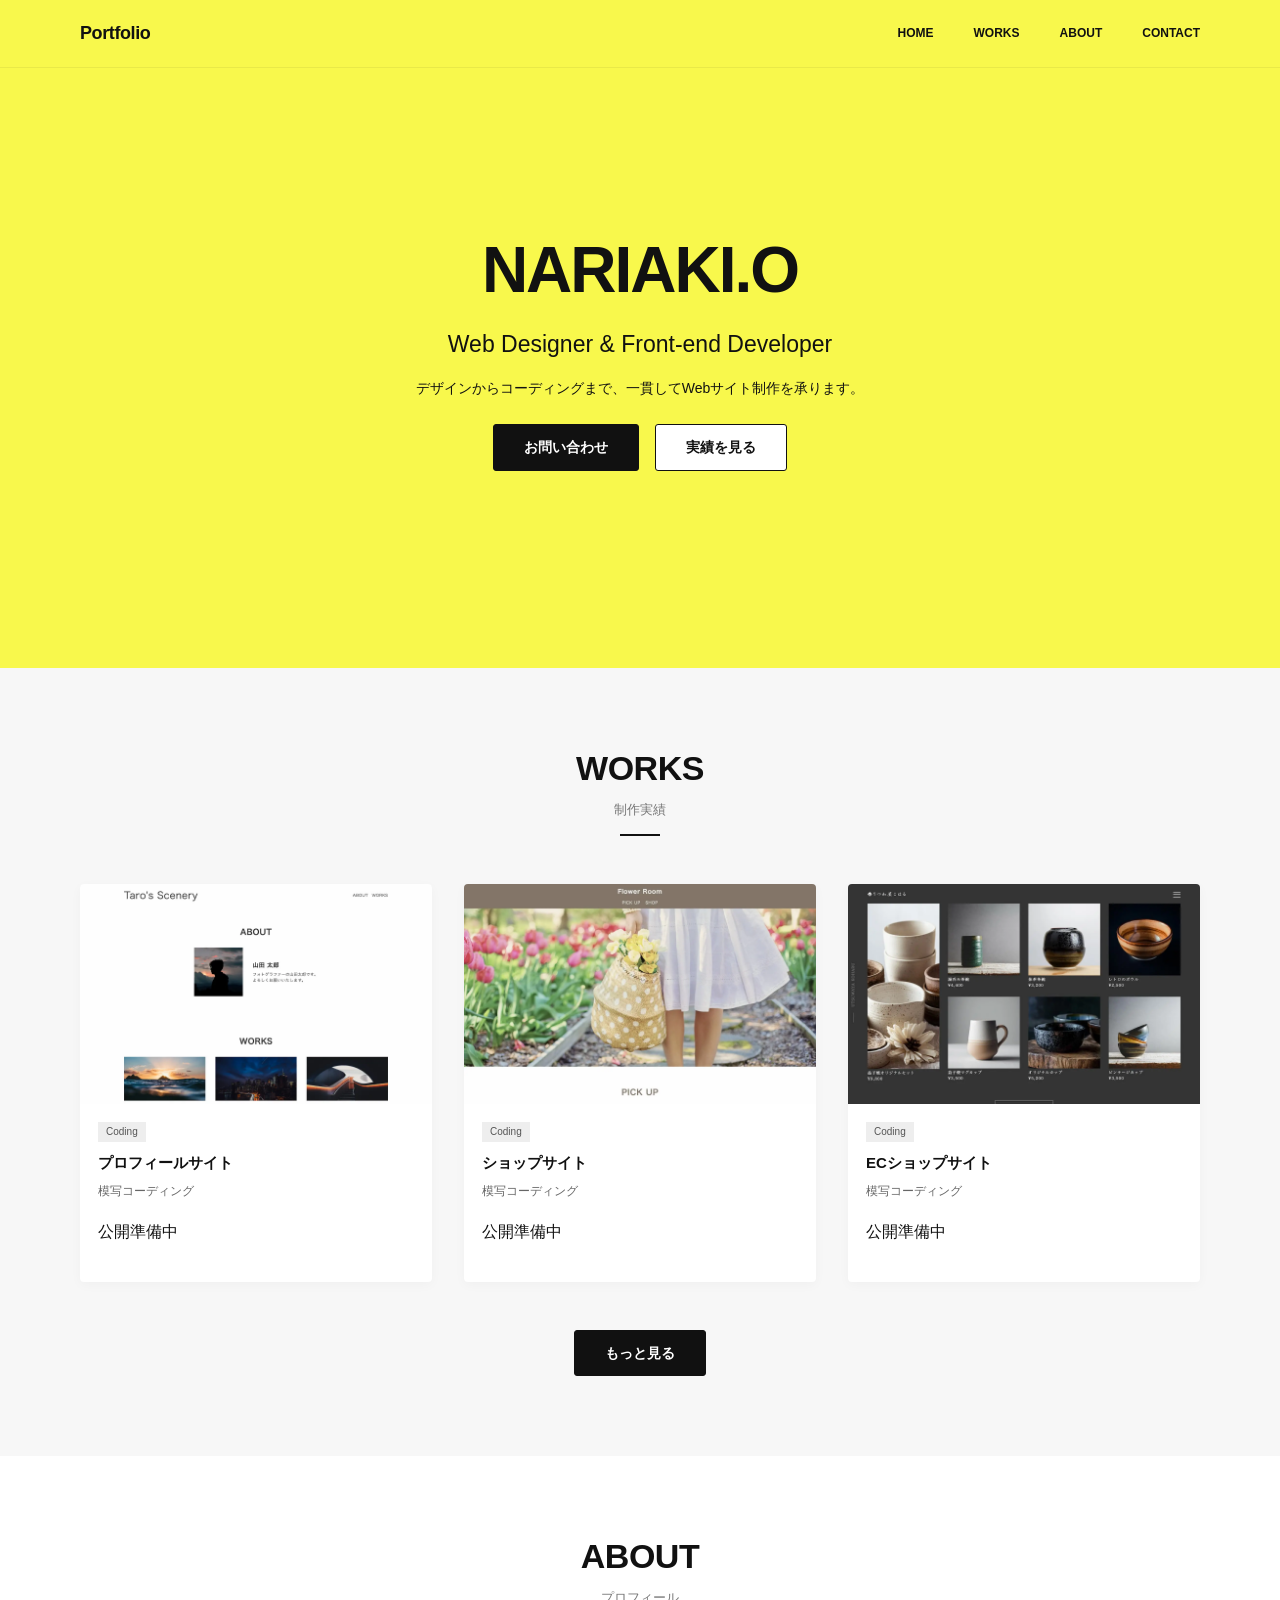
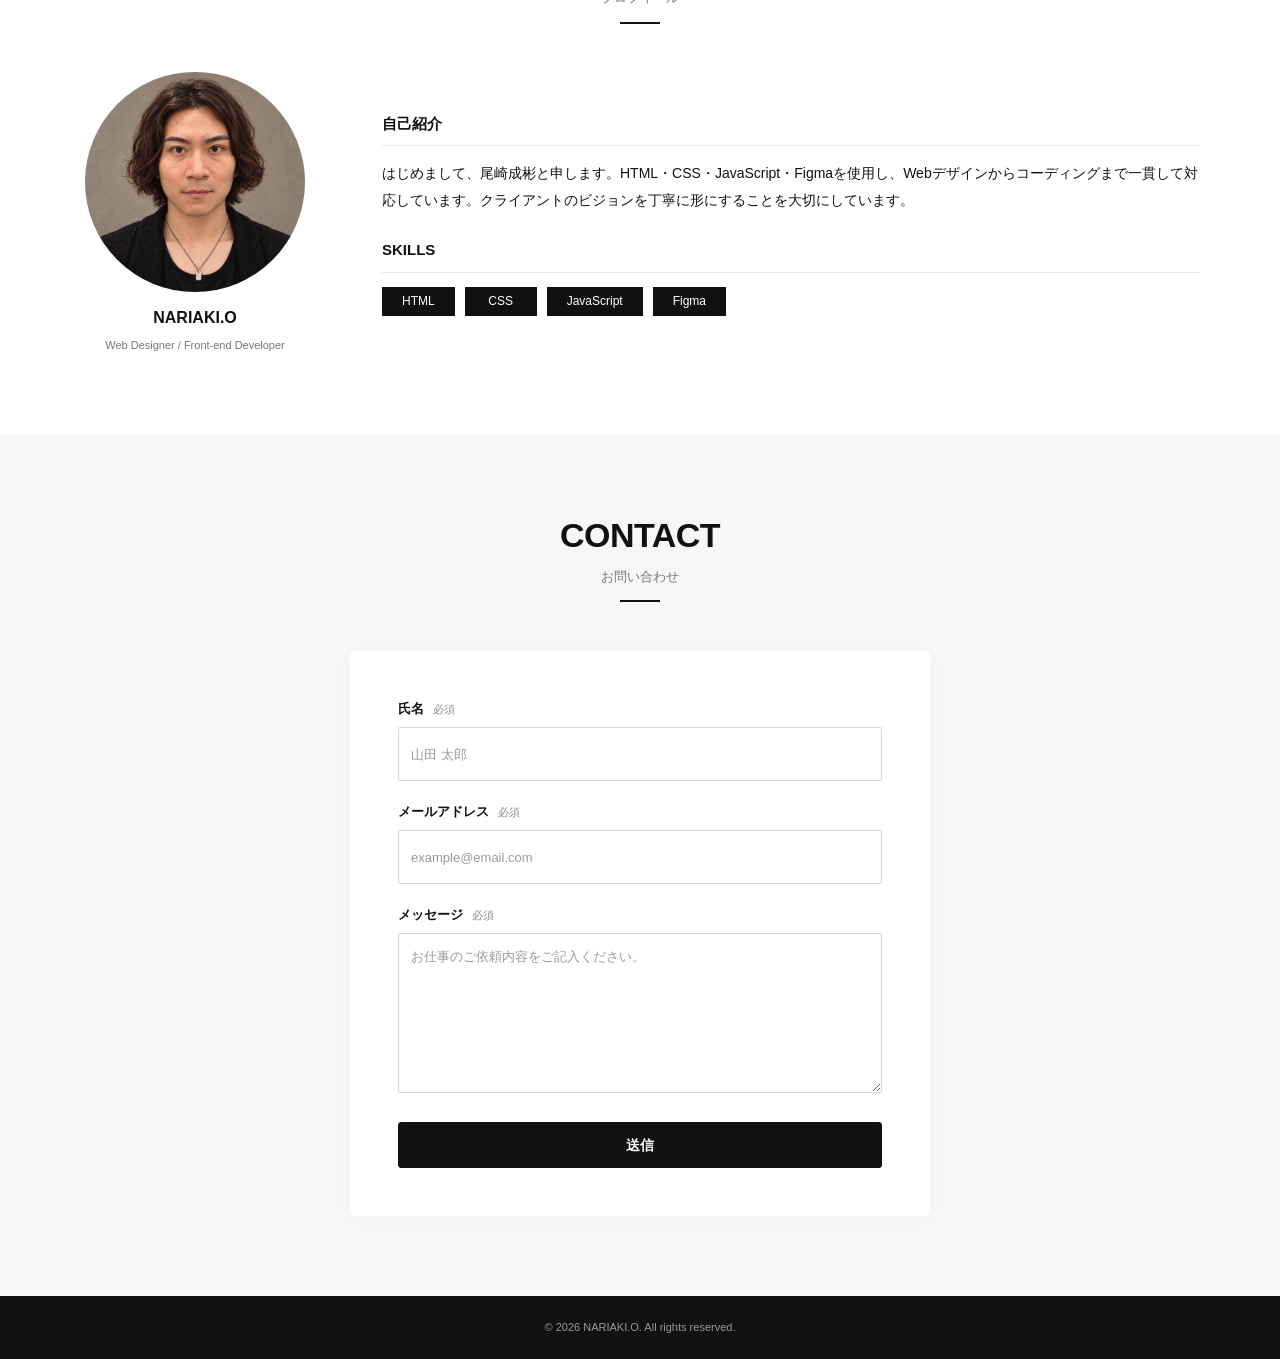
<file: index.html>
<!DOCTYPE html>
<html lang="ja">

<head>
    <meta charset="UTF-8">
    <meta name="viewport" content="width=device-width,initial-scale=1">
    <meta name="description" content="NARIAKI.OのWeb制作ポートフォリオ。制作実績、プロフィール、スキルをご紹介します。">
    <title>
        NARIAKI.O | Portfolio
    </title>
    <link rel="icon" type="image/png" href="images/favicon.png">
    <link rel="stylesheet" href="css/style.css">
    <script src="js/main.js" defer>
    </script>
    <link rel="sitemap" type="application/xml" href="sitemap.xml">
</head>

<body>
    <a class="skip-link" href="#main">
        本文へスキップ
    </a>
    <header class="site-header home-header">
        <div class="container header-inner">
            <a class="brand" href="index.html" aria-label="Portfolio トップページ">
                Portfolio
            </a>
            <nav class="desktop-nav" aria-label="メインナビゲーション">
                <a href="index.html" aria-current="page">
                    HOME
                </a>
                <a href="works.html">
                    WORKS
                </a>
                <a href="index.html#about">
                    ABOUT
                </a>
                <a href="index.html#contact">
                    CONTACT
                </a>
            </nav>
            <button class="menu-toggle" type="button" aria-label="メニューを開く" aria-controls="mobile-menu"
                aria-expanded="false">
                <span class="menu-bars" aria-hidden="true">
                </span>
            </button>
        </div>
    </header>
    <div id="mobile-menu" class="mobile-menu" role="dialog" aria-modal="true" aria-label="ナビゲーションメニュー" hidden>
        <button class="menu-close" aria-label="メニューを閉じる" type="button">
            ×
        </button>
        <nav aria-label="スマートフォンナビゲーション">
            <a href="index.html">
                HOME
            </a>
            <a href="works.html">
                WORKS
            </a>
            <a href="index.html#about">
                ABOUT
            </a>
            <a href="index.html#contact">
                CONTACT
            </a>
        </nav>
    </div>
    <main id="main">
        <section class="hero" aria-labelledby="hero-title">
            <div class="hero-inner">
                <h1 id="hero-title">
                    NARIAKI.O
                </h1>
                <p class="role">
                    Web Designer
                    &amp;
                    Front-end Developer
                </p>
                <p class="lead">
                    デザインからコーディングまで、一貫してWebサイト制作を承ります。
                </p>
                <div class="hero-actions">
                    <a class="button" href="#contact">
                        お問い合わせ
                    </a>
                    <a class="button secondary" href="#works">
                        実績を見る
                    </a>
                </div>
            </div>
        </section>
        <section class="section works-section" id="works" aria-labelledby="works-title">
            <div class="container">
                <div class="section-heading">
                    <h2 id="works-title">
                        WORKS
                    </h2>
                    <p>
                        制作実績
                    </p>
                </div>
                <div class="work-grid">
                    
                    <article class="work-card">
                        <div class="work-art">
                            <img src="images/work-taro.webp" alt="フォトグラファーポートフォリオの制作画面" width="1440" height="900"
                                loading="lazy">
                        </div>

                        <div class="work-body">
                            <div class="tags">
                                <span class="tag">Coding</span>
                            </div>
                            <h3>プロフィールサイト</h3>
                            <p class="work-type">模写コーディング</p>
                            <p class="work-status">公開準備中</p>
                        </div>
                    </article>
                    
                    <article class="work-card">
                        <div class="work-art">
                            <img src="images/work-flower.webp" alt="Flower Roomの制作画面" width="1440" height="900">
                        </div>

                        <div class="work-body">
                            <div class="tags">
                                <span class="tag">Coding</span>
                            </div>
                            <h3>ショップサイト</h3>
                            <p class="work-type">模写コーディング</p>
                            <p class="work-status">公開準備中</p>
                        </div>
                    </article>
                    
                    <article class="work-card">
                        <div class="work-art">
                            <img src="images/work-koharu.webp" alt="インテリア・生活雑貨サイトの制作画面" width="1440" height="900"
                                loading="lazy">
                        </div>

                        <div class="work-body">
                            <div class="tags">
                                <span class="tag">Coding</span>
                            </div>
                            <h3>ECショップサイト</h3>
                            <p class="work-type">模写コーディング</p>
                            <p class="work-status">公開準備中</p>
                        </div>
                    </article>
                </div>
                <div class="more">
                    <a class="button" href="works.html">
                        もっと見る
                    </a>
                </div>
            </div>
        </section>
        <section class="section about-section" id="about" aria-labelledby="about-title">
            <div class="container">
                <div class="section-heading">
                    <h2 id="about-title">
                        ABOUT
                    </h2>
                    <p>
                        プロフィール
                    </p>
                </div>
                <div class="about-grid">
                    <div class="profile">
                        <img src="images/profile.png" width="160" height="160" alt="NARIAKI.Oのプロフィールアバター"
                            loading="lazy">
                        <h3>
                            NARIAKI.O
                        </h3>
                        <p>
                            Web Designer / Front-end Developer
                        </p>
                    </div>
                    <div class="about-copy">
                        <h3>
                            自己紹介
                        </h3>
                        <p>
                            はじめまして、尾崎成彬と申します。HTML・CSS・JavaScript・Figmaを使用し、Webデザインからコーディングまで一貫して対応しています。クライアントのビジョンを丁寧に形にすることを大切にしています。
                        </p>
                        <h3>
                            SKILLS
                        </h3>
                        <ul class="skills" aria-label="使用スキル">
                            <li>
                                HTML
                            </li>
                            <li>
                                CSS
                            </li>
                            <li>
                                JavaScript
                            </li>
                            <li>
                                Figma
                            </li>
                        </ul>
                    </div>
                </div>
            </div>
        </section>
        <section class="section contact-section" id="contact" aria-labelledby="contact-title">
            <div class="container">
                <div class="section-heading">
                    <h2 id="contact-title">
                        CONTACT
                    </h2>
                    <p>
                        お問い合わせ
                    </p>
                </div>
                
                <form class="contact-form" method="post" action="https://formspree.io/f/mppperba">
                    <div class="field">
                        <label for="name">
                            氏名
                            <span class="required">
                                必須
                            </span>
                        </label>
                        <input type="text" id="name" name="name" autocomplete="name" required maxlength="100" placeholder="山田 太郎">
                    </div>
                    <div class="field">
                        <label for="email">
                            メールアドレス
                            <span class="required">
                                必須
                            </span>
                        </label>
                        <input id="email" name="email" type="email" autocomplete="email" required maxlength="254"
                            placeholder="example@email.com">
                    </div>
                    <div class="field">
                        <label for="message">
                            メッセージ
                            <span class="required">
                                必須
                            </span>
                        </label>
                        <textarea id="message" name="message" required maxlength="5000"
                            placeholder="お仕事のご依頼内容をご記入ください。"></textarea>
                    </div>
                    <button class="button" type="submit">
                        送信
                    </button>
                </form>
            </div>
        </section>
    </main>
    <footer class="site-footer">
        © 2026 NARIAKI.O. All rights reserved.
    </footer>
</body>

</html>
</file>
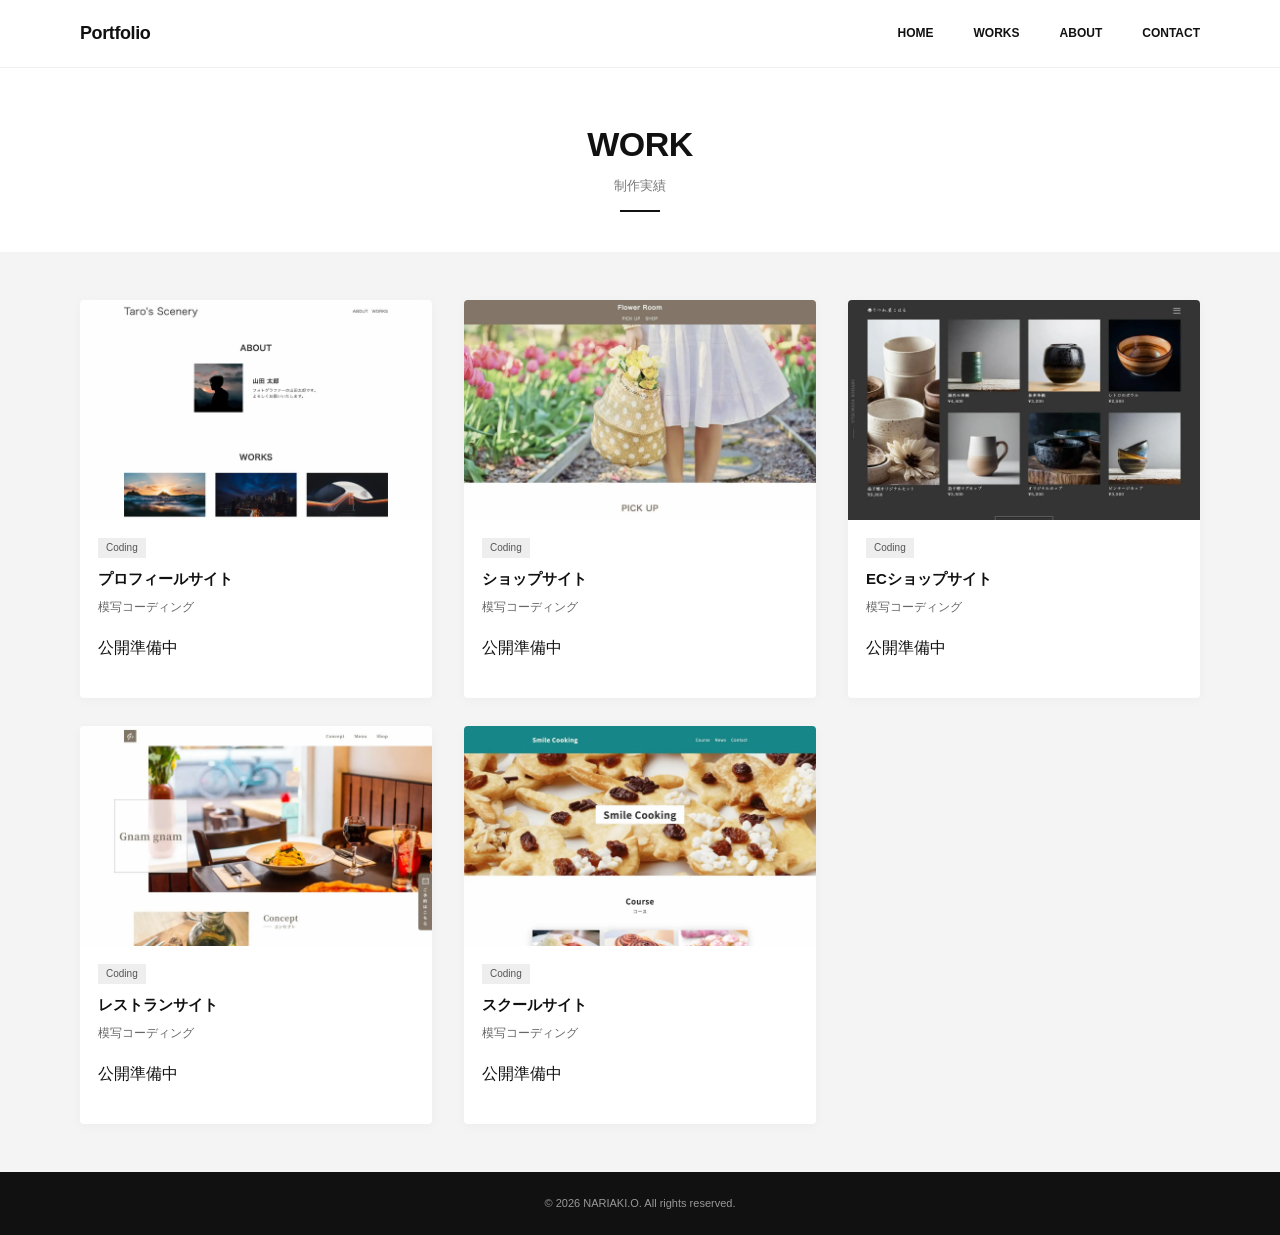
<file: works.html>
<!DOCTYPE html>
<html lang="ja">

<head>
    <meta charset="UTF-8">
    <meta name="viewport" content="width=device-width,initial-scale=1">
    <meta name="description" content="NARIAKI.OのWeb制作ポートフォリオ。制作実績、プロフィール、スキルをご紹介します。">
    <title>
        制作実績 | NARIAKI.O
    </title>
    <link rel="icon" type="image/png" href="images/favicon.png">
    <link rel="stylesheet" href="css/style.css">
    <script src="js/main.js" defer>
    </script>
</head>

<body>
    <a class="skip-link" href="#main">
        本文へスキップ
    </a>
    <header class="site-header ">
        <div class="container header-inner">
            <a class="brand" href="index.html" aria-label="Portfolio トップページ">
                Portfolio
            </a>
            <nav class="desktop-nav" aria-label="メインナビゲーション">
                <a href="index.html">
                    HOME
                </a>
                <a href="works.html" aria-current="page">
                    WORKS
                </a>
                <a href="index.html#about">
                    ABOUT
                </a>
                <a href="index.html#contact">
                    CONTACT
                </a>
            </nav>
            <button class="menu-toggle" type="button" aria-label="メニューを開く" aria-controls="mobile-menu"
                aria-expanded="false">
                <span class="menu-bars" aria-hidden="true">
                </span>
            </button>
        </div>
    </header>
    <div id="mobile-menu" class="mobile-menu" role="dialog" aria-modal="true" aria-label="ナビゲーションメニュー" hidden>
        <button class="menu-close" aria-label="メニューを閉じる" type="button">
            ×
        </button>
        <nav aria-label="スマートフォンナビゲーション">
            <a href="index.html">
                HOME
            </a>
            <a href="works.html">
                WORKS
            </a>
            <a href="index.html#about">
                ABOUT
            </a>
            <a href="index.html#contact">
                CONTACT
            </a>
        </nav>
    </div>
    <div class="footer-spacer">
        <main id="main">
            <section class="listing-title">
                <div class="section-heading">
                    <h1>
                        WORK
                    </h1>
                    <p>
                        制作実績
                    </p>
                </div>
            </section>
            <section class="listing-main" aria-label="制作実績一覧">
                <div class="container">
                    <div class="work-grid">
                        
                        <article class="work-card">
                            <div class="work-art">
                                <img src="images/work-taro.webp" alt="フォトグラファーポートフォリオの制作画面" width="1440" height="900"
                                    loading="lazy">
                            </div>

                            <div class="work-body">
                                <div class="tags">
                                    <span class="tag">Coding</span>
                                </div>
                                <h3>プロフィールサイト</h3>
                                <p class="work-type">模写コーディング</p>
                                <p class="work-status">公開準備中</p>
                            </div>
                        </article>
                        
                        <article class="work-card">
                            <div class="work-art">
                                <img src="images/work-flower.webp" alt="Flower Roomの制作画面" width="1440" height="900">
                            </div>

                            <div class="work-body">
                                <div class="tags">
                                    <span class="tag">Coding</span>
                                </div>
                                <h3>ショップサイト</h3>
                                <p class="work-type">模写コーディング</p>
                                <p class="work-status">公開準備中</p>
                            </div>
                        </article>
                        
                        <article class="work-card">
                            <div class="work-art">
                                <img src="images/work-koharu.webp" alt="インテリア・生活雑貨サイトの制作画面" width="1440" height="900"
                                    loading="lazy">
                            </div>

                            <div class="work-body">
                                <div class="tags">
                                    <span class="tag">Coding</span>
                                </div>
                                <h3>ECショップサイト</h3>
                                <p class="work-type">模写コーディング</p>
                                <p class="work-status">公開準備中</p>
                            </div>
                        </article>
                        
                        <article class="work-card">
                            <div class="work-art">
                                <img src="images/work-gnam-gnam.webp" alt="レストランサイトの制作画面" width="1440" height="900"
                                    loading="lazy">
                            </div>

                            <div class="work-body">
                                <div class="tags">
                                    <span class="tag">Coding</span>
                                </div>
                                <h3>レストランサイト</h3>
                                <p class="work-type">模写コーディング</p>
                                <p class="work-status">公開準備中</p>
                            </div>
                        </article>
                        
                        <article class="work-card">
                            <div class="work-art">
                                <img src="images/work-course.webp" alt="スクールサイトの制作画面" width="1440" height="900"
                                    loading="lazy">
                            </div>

                            <div class="work-body">
                                <div class="tags">
                                    <span class="tag">Coding</span>
                                </div>
                                <h3>スクールサイト</h3>
                                <p class="work-type">模写コーディング</p>
                                <p class="work-status">公開準備中</p>
                            </div>
                        </article>
                    </div>
                </div>
            </section>
        </main>
        <footer class="site-footer">
            © 2026 NARIAKI.O. All rights reserved.
        </footer>
    </div>
</body>

</html>
</file>
<file: css/style.css>
/* 共通設定 */
:root {
    --yellow: #f8f84c;
    --ink: #111;
    --muted: #777;
    --surface: #f7f7f7;
    --line: #e8e8e8;
}

* {
    box-sizing: border-box;
}

html {
    scroll-behavior: smooth;
    scroll-padding-top: 72px;
}

body {
    margin: 0;
    color: var(--ink);
    font-family: Arial, 'Hiragino Kaku Gothic ProN', 'Noto Sans JP', Meiryo, sans-serif;
    font-size: 16px;
    line-height: 1.75;
}

body.menu-open {
    overflow: hidden;
}

a {
    color: inherit;
    text-decoration: none;
}

button,
input,
textarea {
    font: inherit;
}

button,
a,
input,
textarea {
    -webkit-tap-highlight-color: transparent;
}

button {
    cursor: pointer;
}

a:focus-visible,
button:focus-visible,
input:focus-visible,
textarea:focus-visible {
    outline: 3px solid #4269d7;
    outline-offset: 5px;
}

.skip-link {
    position: absolute;
    left: 16px;
    top: -100px;
    background: white;
    padding: 10px;
    z-index: 300;
}

.skip-link:focus {
    top: 8px;
}

.container {
    width: min(1120px, calc(100% - 96px));
    margin-inline: auto;
}

/* ヘッダーとスマホメニュー */
.site-header {
    position: sticky;
    top: 0;
    z-index: 100;
    height: 68px;
    background: white;
    border-bottom: 1px solid rgba(0, 0, 0, .06);
}

.home-header {
    background: var(--yellow);
}

.header-inner {
    height: 100%;
    display: flex;
    align-items: center;
    justify-content: space-between;
}

.brand {
    font-weight: 700;
    font-size: 18px;
    letter-spacing: -.4px;
}

.desktop-nav {
    display: flex;
    gap: 40px;
    align-items: center;
}

.desktop-nav a {
    font-size: 12px;
    font-weight: 700;
}

.desktop-nav a:hover {
    text-decoration: underline;
    text-underline-offset: 6px;
}

.menu-toggle {
    display: none;
    border: 0;
    background: none;
    width: 44px;
    height: 44px;
    align-items: center;
    justify-content: center;
}

.menu-bars,
.menu-bars:before,
.menu-bars:after {
    display: block;
    width: 22px;
    height: 2px;
    background: var(--ink);
    position: relative;
}

.menu-bars:before,
.menu-bars:after {
    content: '';
    position: absolute;
    left: 0;
}

.menu-bars:before {
    top: -6px;
}

.menu-bars:after {
    top: 6px;
}

.mobile-menu[hidden] {
    display: none;
}

.mobile-menu {
    position: fixed;
    inset: 0;
    overflow-y: auto;
    background: white;
    z-index: 200;
    padding: 80px 28px 40px;
}

.menu-close {
    position: absolute;
    right: 20px;
    top: 12px;
    width: 44px;
    height: 44px;
    border: 0;
    background: transparent;
    font-size: 36px;
    line-height: 1;
}

.mobile-menu nav {
    display: flex;
    flex-direction: column;
    align-items: flex-end;
    gap: 32px;
}

.mobile-menu nav a {
    font-size: 15px;
    font-weight: 700;
}

/* トップのメインビジュアル */
.hero {
    background: var(--yellow);
    min-height: 600px;
    display: flex;
    align-items: center;
    text-align: center;
    padding: 100px 24px 130px;
}

.hero-inner {
    margin: auto;
}

.hero h1 {
    font-size: 64px;
    line-height: 1.1;
    letter-spacing: -2px;
    margin: 0 0 18px;
    font-weight: 750;
}

.hero .role {
    font-size: 23px;
    margin: 0 0 12px;
}

.hero .lead {
    font-size: 14px;
    margin: 0 0 24px;
}

.hero-actions {
    display: flex;
    justify-content: center;
    gap: 16px;
}

.button {
    display: inline-flex;
    min-height: 46px;
    align-items: center;
    justify-content: center;
    padding: 10px 30px;
    background: var(--ink);
    color: #fff;
    border: 1px solid var(--ink);
    border-radius: 3px;
    font-size: 14px;
    font-weight: 700;
    text-align: center;
    transition: background .2s, transform .2s;
}

.button:hover {
    background: #333;
    transform: translateY(-1px);
}

.button.secondary {
    background: white;
    color: var(--ink);
}

.button.secondary:hover {
    background: #eee;
}

/* 各セクションと制作実績 */
.section {
    padding: 80px 0;
}

.section-heading {
    text-align: center;
    margin-bottom: 48px;
}

.section-heading h2,
.section-heading h1 {
    font-size: 34px;
    line-height: 1.2;
    margin: 0 0 10px;
    letter-spacing: -.5px;
}

.section-heading p {
    font-size: 13px;
    color: var(--muted);
    margin: 0;
}

.section-heading:after {
    content: '';
    display: block;
    width: 40px;
    height: 2px;
    background: var(--ink);
    margin: 12px auto 0;
}

.works-section {
    background: var(--surface);
}

.work-grid {
    display: grid;
    grid-template-columns: repeat(3, minmax(0, 1fr));
    gap: 32px;
}

.work-card {
    min-width: 0;
    background: white;
    border-radius: 4px;
    overflow: hidden;
    box-shadow: 0 3px 12px #00000008;
    transition: transform .2s, box-shadow .2s;
}

.work-card:hover {
    transform: translateY(-4px);
    box-shadow: 0 8px 24px #00000010;
}

.work-art {
    width: 100%;
    aspect-ratio: 16 / 10;
    position: relative;
    overflow: hidden;
    background: #eee;
}

.work-art img {
    display: block;
    width: 100%;
    height: 100%;
    object-fit: cover;
    object-position: center top;
}

.work-body {
    padding: 18px 18px 20px;
}

.tags {
    display: flex;
    flex-wrap: wrap;
    gap: 6px;
    margin-bottom: 9px;
}

.tag {
    background: #eee;
    color: #555;
    padding: 2px 8px;
    font-size: 10px;
    line-height: 1.6;
}

.work-body h3 {
    font-size: 15px;
    line-height: 1.6;
    margin: 0 0 6px;
}

.more {
    text-align: center;
    margin-top: 48px;
}

/* 自己紹介 */
.about-grid {
    display: grid;
    grid-template-columns: 230px 1fr;
    gap: 72px;
    align-items: center;
}

.profile {
    text-align: center;
}

.profile img {
    width: 220px;
    height: 220px;
    max-width: 100%;
    object-fit: cover;
    border-radius: 50%;
    display: block;
    margin: auto;
}

.profile h3 {
    font-size: 16px;
    margin: 12px 0 4px;
}

.profile p {
    font-size: 11px;
    color: var(--muted);
    margin: 0;
}

.about-copy h3 {
    font-size: 15px;
    margin: 0 0 14px;
    padding-bottom: 8px;
    border-bottom: 1px solid var(--line);
}

.about-copy p {
    font-size: 14px;
    margin: 0 0 24px;
    line-height: 1.9;
}

.skills {
    display: flex;
    flex-wrap: wrap;
    gap: 10px;
    list-style: none;
    padding: 0;
    margin: 0;
}

.skills li {
    background: var(--ink);
    color: #fff;
    font-size: 12px;
    padding: 4px 20px;
    min-width: 72px;
    text-align: center;
}

/* お問い合わせ */
.contact-section {
    background: var(--surface);
}

.contact-form {
    width: min(580px, 100%);
    margin: auto;
    background: #fff;
    padding: 48px;
    border-radius: 6px;
    box-shadow: 0 3px 20px #00000006;
}

.field {
    margin-bottom: 20px;
}

.field label {
    display: block;
    font-size: 13px;
    font-weight: 700;
    margin-bottom: 6px;
}

.required {
    color: #888;
    font-size: 11px;
    font-weight: 400;
    margin-left: 5px;
}

.field input,
.field textarea {
    width: 100%;
    border: 1px solid #d4d4d4;
    border-radius: 2px;
    padding: 12px;
    background: #fff;
    font-size: 16px;
    color: var(--ink);
}

.field input::placeholder,
.field textarea::placeholder {
    color: #999;
    font-size: 13px;
}

.field textarea {
    min-height: 160px;
    resize: vertical;
}

.contact-form .button {
    width: 100%;
}

.form-note {
    font-size: 12px;
    color: #666;
    line-height: 1.8;
    margin: 16px 0 0;
}

/* フッターと一覧ページ */
.site-footer {
    background: var(--ink);
    color: #999;
    text-align: center;
    padding: 22px 24px;
    font-size: 11px;
}

.listing-title {
    padding: 56px 0 40px;
}

.listing-title .section-heading {
    margin: 0;
}

.listing-main {
    background: #f4f4f4;
    padding: 48px 0;
}

.listing-main .work-grid {
    row-gap: 28px;
}

.footer-spacer {
    min-height: calc(100dvh - 68px);
    display: flex;
    flex-direction: column;
}

.footer-spacer .listing-main {
    flex: 1;
}

@media(min-width:1500px) {
    .hero {
        min-height: 640px;
    }
}

@media(max-width:900px) {
    .container {
        width: calc(100% - 48px);
    }

    .work-grid {
        gap: 22px;
    }

    .about-grid {
        gap: 40px;
        grid-template-columns: 200px 1fr;
    }

    .profile img {
        width: 190px;
        height: 190px;
    }

    .desktop-nav {
        gap: 26px;
    }
}

/* スマートフォン用（640px以下） */
@media(max-width:640px) {
    html {
        scroll-padding-top: 72px;
    }

    .site-header {
        height: 60px;
    }

    .brand {
        font-size: 16px;
    }

    .desktop-nav {
        display: none;
    }

    .menu-toggle {
        display: flex;
        margin-right: -10px;
    }

    .hero {
        min-height: 340px;
        padding: 52px 24px 56px;
    }

    .hero h1 {
        font-size: 36px;
        letter-spacing: -1px;
        margin-bottom: 10px;
    }

    .hero .role {
        font-size: 14px;
        margin-bottom: 12px;
    }

    .hero .lead {
        font-size: 11px;
        line-height: 1.8;
        margin-bottom: 22px;
    }

    .hero-actions {
        flex-direction: column;
        gap: 10px;
        max-width: 300px;
        margin: auto;
    }

    .button {
        min-height: 46px;
    }

    .section {
        padding: 52px 0;
    }

    .section-heading {
        margin-bottom: 30px;
    }

    .section-heading h2,
    .section-heading h1 {
        font-size: 27px;
    }

    .section-heading p {
        font-size: 11px;
    }

    .section-heading:after {
        width: 32px;
        margin-top: 10px;
    }

    .work-grid {
        grid-template-columns: 1fr;
        gap: 28px;
    }

    .work-body {
        padding: 15px 16px 18px;
    }

    .work-body h3 {
        font-size: 15px;
    }

    .tag {
        font-size: 10px;
    }

    .more {
        margin-top: 30px;
    }

    .about-grid {
        display: flex;
        flex-direction: column;
        gap: 30px;
        align-items: stretch;
    }

    .profile img {
        width: 160px;
        height: 160px;
    }

    .profile h3 {
        font-size: 16px;
    }

    .about-copy h3 {
        font-size: 14px;
    }

    .about-copy p {
        font-size: 14px;
    }

    .skills {
        gap: 8px;
    }

    .skills li {
        padding: 4px 12px;
        min-width: 60px;
        font-size: 11px;
    }

    .contact-form {
        padding: 24px 20px;
    }

    .contact-section .container {
        width: calc(100% - 40px);
    }

    .field textarea {
        min-height: 140px;
    }

    .site-footer {
        font-size: 10px;
        padding: 20px 16px;
    }

    .listing-title {
        padding: 42px 0 32px;
    }

    .listing-main {
        padding: 30px 0 48px;
    }

    .footer-spacer {
        min-height: calc(100dvh - 60px);
    }
}

@media(prefers-reduced-motion:reduce) {
    html {
        scroll-behavior: auto;
    }

    *,
    *:before,
    *:after {
        transition: none !important;
    }
}
/* HTMLだけで開閉できる作品詳細 */
.work-type {
    margin: 0 0 12px;
    color: #666;
    font-size: 12px;
}
.work-details {
    font-size: 13px;
}
.work-details summary {
    cursor: pointer;
    font-weight: 700;
}
.work-details summary:focus-visible {
    outline: 3px solid #4269d7;
    outline-offset: 4px;
}
.image-link {
    text-decoration: underline;
    text-underline-offset: 3px;
}
.button:disabled {
    background: #666;
    border-color: #666;
    cursor: not-allowed;
    transform: none;
}
.footer-spacer > main {
    flex: 1;
    display: flex;
    flex-direction: column;
}

.work-card-link {
  display: block;
  color: inherit;
  text-decoration: none;
  cursor: pointer;
}

.work-card-link:hover {
  opacity: 0.8;
}

.work-card-link:focus-visible {
  outline: 3px solid #111;
  outline-offset: 4px;
}

.profile img {
    aspect-ratio: 1 / 1;
}
</file>
